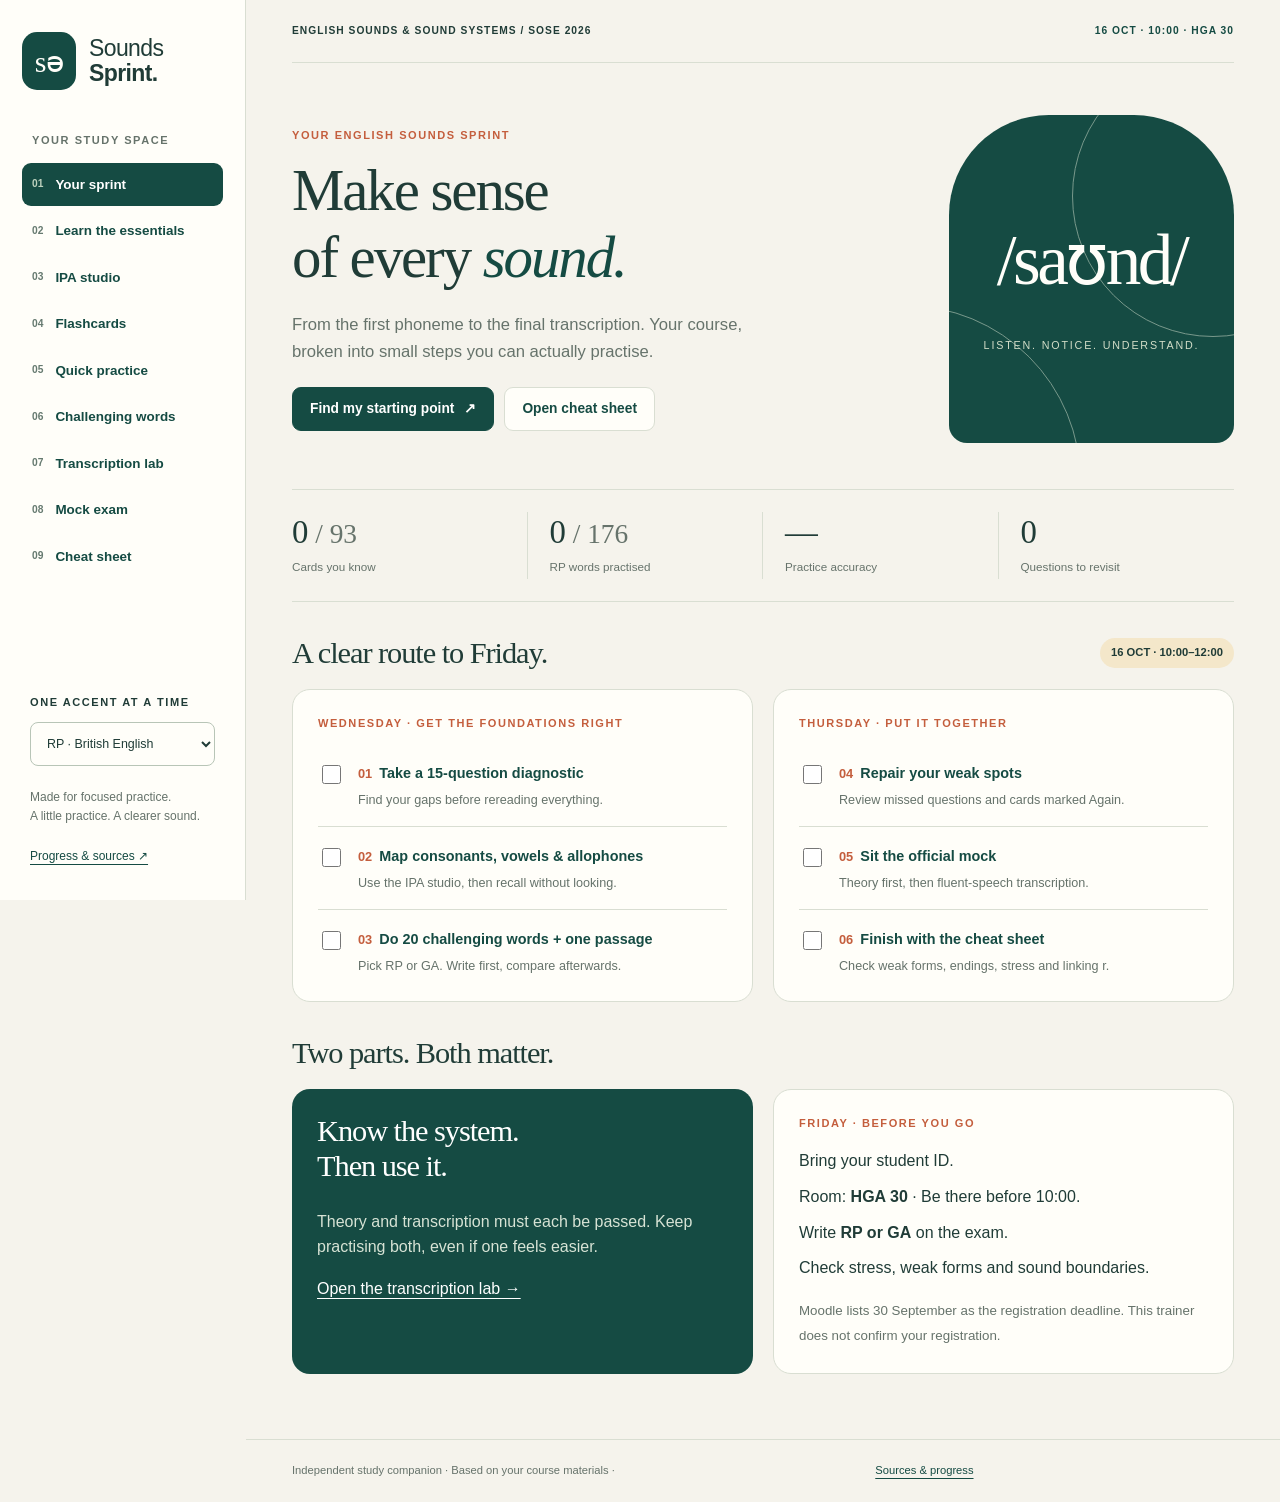
<file: index.html>
<!doctype html>
<html lang="en">
<head>
<meta charset="utf-8"><meta name="viewport" content="width=device-width,initial-scale=1,viewport-fit=cover">
<meta name="theme-color" content="#154b43"><meta name="description" content="English Sounds and Sound Systems: an independent study companion with IPA practice, flashcards, transcription and the course mock."><meta name="robots" content="noindex,nofollow">
<title>Sounds Sprint · English Sounds & Sound Systems</title>
<link rel="icon" href="icon.svg" type="image/svg+xml"><link rel="apple-touch-icon" href="icon-192.png"><link rel="manifest" href="manifest.webmanifest"><link rel="stylesheet" href="styles.css">
<script defer src="data.js"></script><script defer src="mock.js"></script><script defer src="app.js"></script>
</head>
<body>
<a class="skip" href="#main">Skip to content</a>
<aside class="sidebar">
 <a class="brand" href="#home" aria-label="Sounds Sprint home"><span class="brand-icon" aria-hidden="true">sə</span><span>Sounds<br><b>Sprint.</b></span></a>
 <p class="sidebar-caption">YOUR STUDY SPACE</p>
 <nav id="navigation" aria-label="Study sections">
  <a href="#home" data-route="home"><span aria-hidden="true">01</span> Your sprint</a>
  <a href="#learn" data-route="learn"><span aria-hidden="true">02</span> Learn the essentials</a>
  <a href="#ipa" data-route="ipa"><span aria-hidden="true">03</span> IPA studio</a>
  <a href="#cards" data-route="cards"><span aria-hidden="true">04</span> Flashcards</a>
  <a href="#practice" data-route="practice"><span aria-hidden="true">05</span> Quick practice</a>
  <a href="#words" data-route="words"><span aria-hidden="true">06</span> Challenging words</a>
  <a href="#transcribe" data-route="transcribe"><span aria-hidden="true">07</span> Transcription lab</a>
  <a href="#mock" data-route="mock"><span aria-hidden="true">08</span> Mock exam</a>
  <a href="#sheet" data-route="sheet"><span aria-hidden="true">09</span> Cheat sheet</a>
 </nav>
 <div class="sidebar-bottom"><span class="tiny-label">ONE ACCENT AT A TIME</span><label for="accent" class="sr-only">Transcription accent</label><select id="accent"><option value="rp">RP · British English</option><option value="ga">GA · American English</option></select><p>Made for focused practice.<br>A little practice. A clearer sound.</p><a href="#settings">Progress & sources ↗</a></div>
</aside>
<div class="workspace">
 <header class="topbar"><span>ENGLISH SOUNDS & SOUND SYSTEMS <span class="desktop-only">/ SOSE 2026</span></span><span class="exam-date">16 OCT · 10:00 · HGA 30</span></header>
 <main id="main" tabindex="-1"><h1>Sounds Sprint</h1><p>Your English Sounds and Sound Systems study companion.</p><noscript><p>Please enable JavaScript for interactive practice. The <a href="cheat-sheet.html">printable cheat sheet</a> works without JavaScript.</p></noscript></main>
 <footer>Independent study companion · Based on your course materials · <a href="#settings">Sources & progress</a><span id="offline-status"></span></footer>
</div>
<div id="toast" role="status" aria-live="polite"></div>
</body></html>
</file>
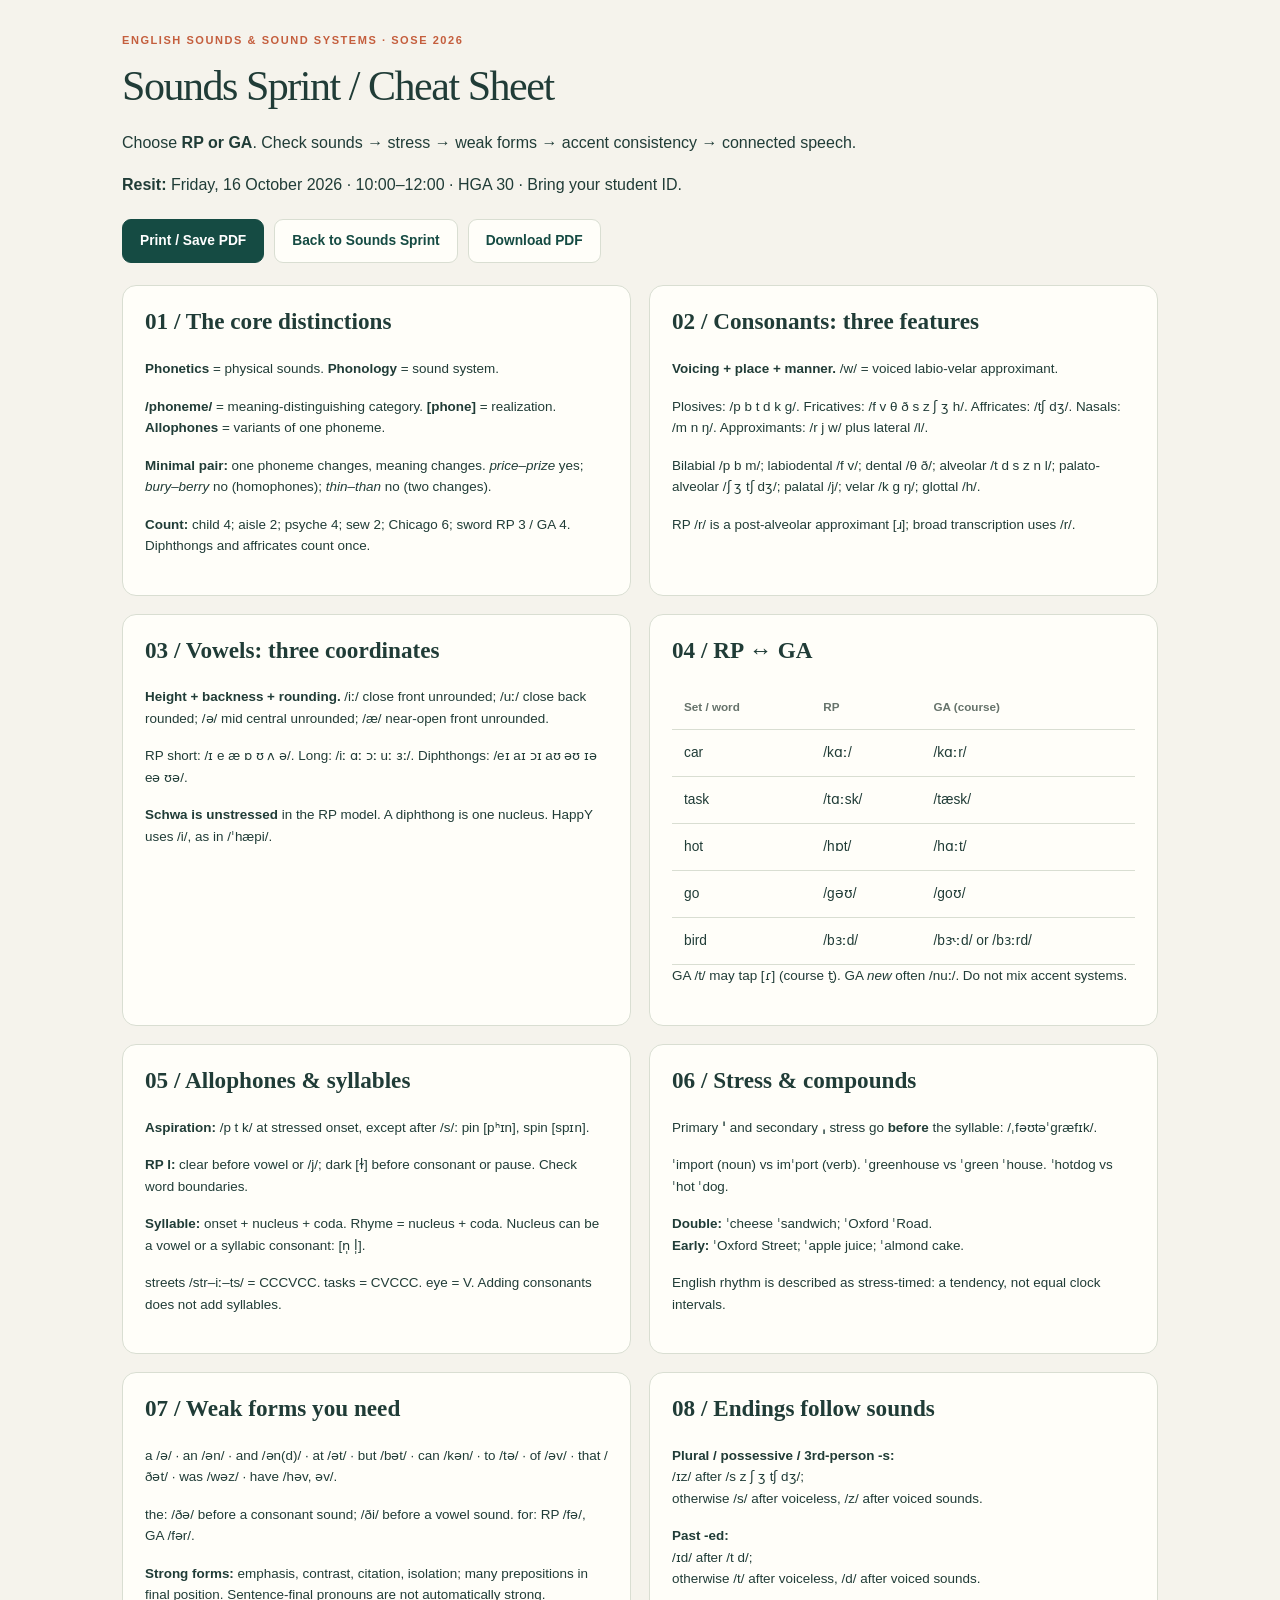
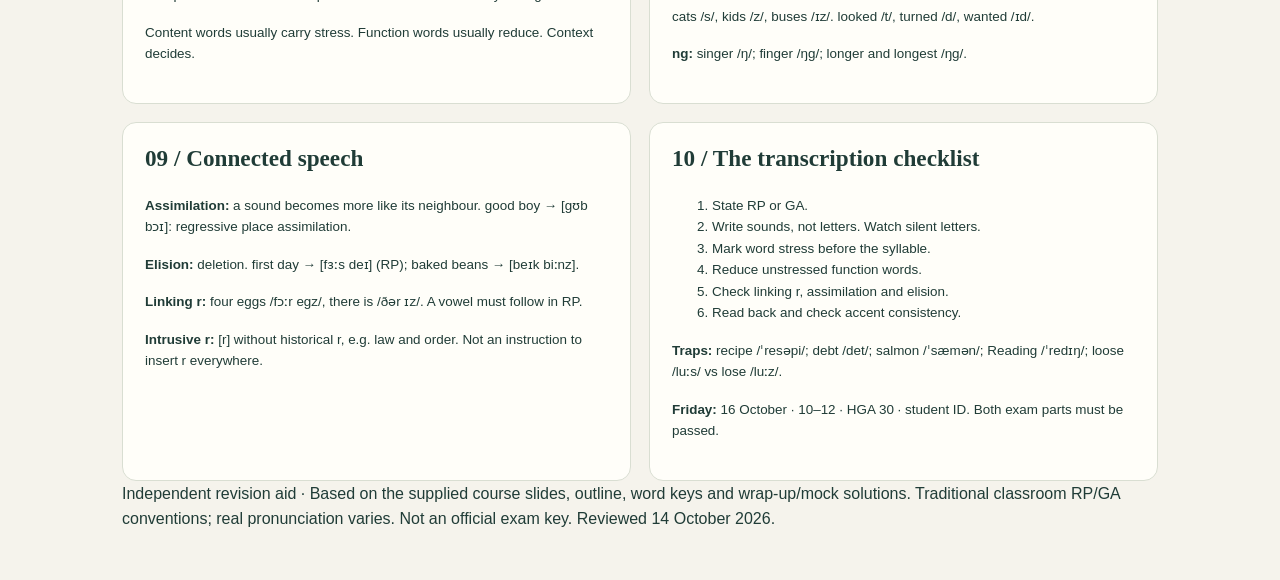
<file: cheat-sheet.html>
<!doctype html><html lang="en"><head><meta charset="utf-8"><meta name="viewport" content="width=device-width,initial-scale=1"><meta name="robots" content="noindex,nofollow"><title>Sounds Sprint · Exam Cheat Sheet</title><link rel="icon" href="icon.svg"><link rel="stylesheet" href="styles.css"><style>body{padding:32px;max-width:1100px;margin:auto}.print-top{margin-bottom:22px}.print-top h1{font-size:42px}.print-top p{max-width:760px}.sheet-block{break-inside:avoid}@media print{body{padding:0}.sheet-grid{display:grid;grid-template-columns:1fr 1fr;gap:0 18pt;columns:auto}.sheet-block{padding:10pt 0}.sheet-block:nth-child(7){break-before:page}.sheet-block h3{margin-bottom:8pt}.sheet-block p{margin-bottom:7pt}.print-top{margin-bottom:9pt}.print-top h1{font-size:24pt;margin-bottom:5pt}.print-top p{font-size:9pt;margin-bottom:5pt}.print-source{font-size:7pt;margin-top:10pt}}</style></head><body><header class="print-top"><p class="eyebrow">ENGLISH SOUNDS & SOUND SYSTEMS · SOSE 2026</p><h1>Sounds Sprint / Cheat Sheet</h1><p>Choose <b>RP or GA</b>. Check sounds → stress → weak forms → accent consistency → connected speech.</p><p><b>Resit:</b> Friday, 16 October 2026 · 10:00–12:00 · HGA 30 · Bring your student ID.</p><div class="actions no-print"><button class="btn primary" onclick="window.print()">Print / Save PDF</button><a class="btn" href="./#sheet">Back to Sounds Sprint</a><a class="btn" href="Sounds-Sprint-Cheat-Sheet.pdf" download>Download PDF</a></div></header><div class="sheet-grid"><section class="sheet-block"><h3>01 / The core distinctions</h3><p><b>Phonetics</b> = physical sounds. <b>Phonology</b> = sound system.</p><p><b>/phoneme/</b> = meaning-distinguishing category. <b>[phone]</b> = realization. <b>Allophones</b> = variants of one phoneme.</p><p><b>Minimal pair:</b> one phoneme changes, meaning changes. <i>price–prize</i> yes; <i>bury–berry</i> no (homophones); <i>thin–than</i> no (two changes).</p><p><b>Count:</b> child 4; aisle 2; psyche 4; sew 2; Chicago 6; sword RP 3 / GA 4. Diphthongs and affricates count once.</p></section><section class="sheet-block"><h3>02 / Consonants: three features</h3><p><b>Voicing + place + manner.</b> /w/ = voiced labio-velar approximant.</p><p>Plosives: /p b t d k g/. Fricatives: /f v θ ð s z ʃ ʒ h/. Affricates: /tʃ dʒ/. Nasals: /m n ŋ/. Approximants: /r j w/ plus lateral /l/.</p><p>Bilabial /p b m/; labiodental /f v/; dental /θ ð/; alveolar /t d s z n l/; palato-alveolar /ʃ ʒ tʃ dʒ/; palatal /j/; velar /k g ŋ/; glottal /h/.</p><p>RP /r/ is a post-alveolar approximant [ɹ]; broad transcription uses /r/.</p></section><section class="sheet-block"><h3>03 / Vowels: three coordinates</h3><p><b>Height + backness + rounding.</b> /iː/ close front unrounded; /uː/ close back rounded; /ə/ mid central unrounded; /æ/ near-open front unrounded.</p><p>RP short: /ɪ e æ ɒ ʊ ʌ ə/. Long: /iː ɑː ɔː uː ɜː/. Diphthongs: /eɪ aɪ ɔɪ aʊ əʊ ɪə eə ʊə/.</p><p><b>Schwa is unstressed</b> in the RP model. A diphthong is one nucleus. HappY uses /i/, as in /ˈhæpi/.</p></section><section class="sheet-block"><h3>04 / RP ↔ GA</h3><table><tbody><tr><th>Set / word</th><th>RP</th><th>GA (course)</th></tr><tr><td>car</td><td>/kɑː/</td><td>/kɑːr/</td></tr><tr><td>task</td><td>/tɑːsk/</td><td>/tæsk/</td></tr><tr><td>hot</td><td>/hɒt/</td><td>/hɑːt/</td></tr><tr><td>go</td><td>/gəʊ/</td><td>/goʊ/</td></tr><tr><td>bird</td><td>/bɜːd/</td><td>/bɝːd/ or /bɜːrd/</td></tr></tbody></table><p>GA /t/ may tap [ɾ] (course t̬). GA <i>new</i> often /nuː/. Do not mix accent systems.</p></section><section class="sheet-block"><h3>05 / Allophones &amp; syllables</h3><p><b>Aspiration:</b> /p t k/ at stressed onset, except after /s/: pin [pʰɪn], spin [spɪn].</p><p><b>RP l:</b> clear before vowel or /j/; dark [ɫ] before consonant or pause. Check word boundaries.</p><p><b>Syllable:</b> onset + nucleus + coda. Rhyme = nucleus + coda. Nucleus can be a vowel or a syllabic consonant: [n̩ l̩].</p><p>streets /str–iː–ts/ = CCCVCC. tasks = CVCCC. eye = V. Adding consonants does not add syllables.</p></section><section class="sheet-block"><h3>06 / Stress &amp; compounds</h3><p>Primary <b>ˈ</b> and secondary <b>ˌ</b> stress go <b>before</b> the syllable: /ˌfəʊtəˈgræfɪk/.</p><p>ˈimport (noun) vs imˈport (verb). ˈgreenhouse vs ˈgreen ˈhouse. ˈhotdog vs ˈhot ˈdog.</p><p><b>Double:</b> ˈcheese ˈsandwich; ˈOxford ˈRoad.<br><b>Early:</b> ˈOxford Street; ˈapple juice; ˈalmond cake.</p><p>English rhythm is described as stress-timed: a tendency, not equal clock intervals.</p></section><section class="sheet-block"><h3>07 / Weak forms you need</h3><p>a /ə/ · an /ən/ · and /ən(d)/ · at /ət/ · but /bət/ · can /kən/ · to /tə/ · of /əv/ · that /ðət/ · was /wəz/ · have /həv, əv/.</p><p>the: /ðə/ before a consonant sound; /ði/ before a vowel sound. for: RP /fə/, GA /fər/.</p><p><b>Strong forms:</b> emphasis, contrast, citation, isolation; many prepositions in final position. Sentence-final pronouns are not automatically strong.</p><p>Content words usually carry stress. Function words usually reduce. Context decides.</p></section><section class="sheet-block"><h3>08 / Endings follow sounds</h3><p><b>Plural / possessive / 3rd-person -s:</b><br>/ɪz/ after /s z ʃ ʒ tʃ dʒ/;<br>otherwise /s/ after voiceless, /z/ after voiced sounds.</p><p><b>Past -ed:</b><br>/ɪd/ after /t d/;<br>otherwise /t/ after voiceless, /d/ after voiced sounds.</p><p>cats /s/, kids /z/, buses /ɪz/. looked /t/, turned /d/, wanted /ɪd/.</p><p><b>ng:</b> singer /ŋ/; finger /ŋg/; longer and longest /ŋg/.</p></section><section class="sheet-block"><h3>09 / Connected speech</h3><p><b>Assimilation:</b> a sound becomes more like its neighbour. good boy → [gʊb bɔɪ]: regressive place assimilation.</p><p><b>Elision:</b> deletion. first day → [fɜːs deɪ] (RP); baked beans → [beɪk biːnz].</p><p><b>Linking r:</b> four eggs /fɔːr egz/, there is /ðər ɪz/. A vowel must follow in RP.</p><p><b>Intrusive r:</b> [r] without historical r, e.g. law and order. Not an instruction to insert r everywhere.</p></section><section class="sheet-block"><h3>10 / The transcription checklist</h3><ol><li>State RP or GA.</li><li>Write sounds, not letters. Watch silent letters.</li><li>Mark word stress before the syllable.</li><li>Reduce unstressed function words.</li><li>Check linking r, assimilation and elision.</li><li>Read back and check accent consistency.</li></ol><p><b>Traps:</b> recipe /ˈresəpi/; debt /det/; salmon /ˈsæmən/; Reading /ˈredɪŋ/; loose /luːs/ vs lose /luːz/.</p><p><b>Friday:</b> 16 October · 10–12 · HGA 30 · student ID. Both exam parts must be passed.</p></section></div><p class="print-source">Independent revision aid · Based on the supplied course slides, outline, word keys and wrap-up/mock solutions. Traditional classroom RP/GA conventions; real pronunciation varies. Not an official exam key. Reviewed 14 October 2026.</p></body></html>
</file>
<file: styles.css>
:root{--paper:#f5f3ec;--panel:#fffef9;--ink:#203c37;--muted:#66736b;--green:#154b43;--light:#e3ebe2;--line:#d9ded2;--orange:#c45e3d;--yellow:#ecda9b;--red:#a33d35;--radius:18px;color-scheme:light;font-family:-apple-system,BlinkMacSystemFont,"Segoe UI",Arial,sans-serif}*{box-sizing:border-box}body{margin:0;background:var(--paper);color:var(--ink);font-size:16px;line-height:1.6}button,input,textarea,select{font:inherit}button,a,input,select,textarea{-webkit-tap-highlight-color:transparent}a{color:var(--green);text-underline-offset:4px}button,select{cursor:pointer}button{color:inherit}button:disabled{cursor:default;opacity:.6}:focus-visible{outline:3px solid var(--orange);outline-offset:4px}h1,h2,h3,p{margin-top:0}h1,h2,h3{line-height:1.15}h1,h2{font-family:Georgia,"Times New Roman",serif;font-weight:400;letter-spacing:-.035em}h1{font-size:clamp(2.4rem,4.6vw,4.7rem);margin-bottom:20px}h2{font-size:clamp(1.8rem,3vw,2.6rem)}h3{font-size:1.16rem;font-weight:650}p{margin-bottom:16px}small,.muted{color:var(--muted)}.sr-only{position:absolute;width:1px;height:1px;overflow:hidden;clip:rect(0,0,0,0)}.skip{position:fixed;top:-100px;left:20px;z-index:100;background:white;padding:12px}.skip:focus{top:10px}.sidebar{position:fixed;inset:0 auto 0 0;width:246px;background:var(--panel);padding:32px 22px;display:flex;flex-direction:column;border-right:1px solid var(--line);overflow:auto;z-index:10}.brand{display:flex;align-items:center;gap:13px;color:var(--ink);text-decoration:none;line-height:1.1;font-size:23px;letter-spacing:-.6px}.brand-icon{display:grid;place-items:center;width:54px;height:58px;color:#fffef9;background:var(--green);border-radius:15px;font-family:Georgia,serif;font-size:30px}.sidebar-caption,.tiny-label,.eyebrow{font-size:.69rem;letter-spacing:.14em;font-weight:700;text-transform:uppercase}.sidebar-caption{color:var(--muted);margin:42px 10px 13px}.sidebar nav{display:flex;flex-direction:column;gap:3px}.sidebar nav a{display:flex;align-items:center;gap:12px;text-decoration:none;padding:11px 10px;border-radius:9px;font-size:.84rem;font-weight:550}.sidebar nav a span{font-size:.64rem;color:#667a70;font-variant-numeric:tabular-nums}.sidebar nav a:hover{background:#eff1e9}.sidebar nav a[aria-current=page]{background:var(--green);color:white}.sidebar nav a[aria-current=page] span{color:#bdd1be}.sidebar-bottom{margin-top:auto;padding:34px 8px 0}.sidebar-bottom select{width:100%;margin:8px 0 22px;font-size:.78rem}.sidebar-bottom p{font-size:.75rem;color:var(--muted)}.sidebar-bottom a{font-size:.75rem}.workspace{margin-left:246px}.topbar{display:flex;justify-content:space-between;gap:20px;margin:0 46px;padding:23px 0;border-bottom:1px solid var(--line);font-size:.64rem;font-weight:650;letter-spacing:.1em}.exam-date{white-space:nowrap;color:var(--green)}main{max-width:1320px;margin:0 auto;padding:42px 46px 65px;min-height:80vh}main:focus{outline:none}.eyebrow{color:var(--orange);margin-bottom:12px}.lede{font-size:1.04rem;color:var(--muted);max-width:640px}.page-head{display:flex;justify-content:space-between;gap:20px;align-items:flex-end;margin-bottom:30px}.page-head h1{font-size:clamp(2.3rem,4vw,3.7rem);margin-bottom:10px}.page-head p{margin-bottom:0}.hero{display:grid;grid-template-columns:1.35fr .65fr;gap:34px;align-items:center;padding:10px 0 30px}.hero h1 em{font-weight:400;color:var(--green)}.hero .lede{max-width:490px}.hero-art{background:var(--green);border-radius:100px 100px 18px 18px;aspect-ratio:4/4.6;position:relative;display:flex;align-items:center;justify-content:center;flex-direction:column;color:var(--panel);overflow:hidden;max-width:285px;justify-self:end;width:100%}.hero-art:before,.hero-art:after{content:"";position:absolute;border:1px solid #78988b;border-radius:50%;width:280px;height:280px;right:-120px;top:-60px}.hero-art:after{width:350px;height:350px;top:190px;left:-220px}.hero-art .ipa-large{font-family:Georgia,serif;font-size:clamp(3.7rem,6vw,6rem);letter-spacing:-.05em;z-index:1}.hero-art span:last-child{font-size:.67rem;letter-spacing:.17em;color:#d2ddc8;margin-top:20px;z-index:1}.badge{display:inline-block;background:var(--light);border-radius:30px;padding:6px 11px;font-size:.7rem;font-weight:650;white-space:nowrap}.badge.warm{background:#f4e7ca}.actions{display:flex;gap:10px;flex-wrap:wrap;align-items:center;margin-top:22px}.btn,button.btn,a.btn{display:inline-flex;align-items:center;justify-content:center;gap:10px;min-height:44px;border:1px solid var(--line);border-radius:9px;padding:10px 17px;background:var(--panel);text-decoration:none;font-size:.86rem;font-weight:600}.btn:hover{background:var(--light)}.btn.primary{background:var(--green);color:white;border-color:var(--green)}.btn.primary:hover{background:#216154}.btn.soft{background:var(--light);border-color:var(--light)}.btn.danger{color:var(--red)}.btn.small{font-size:.75rem;padding:7px 12px}.metrics{display:grid;grid-template-columns:repeat(4,1fr);border-top:1px solid var(--line);border-bottom:1px solid var(--line);padding:22px 0;margin:16px 0 32px}.metric{padding:0 22px;border-right:1px solid var(--line)}.metric:first-child{padding-left:0}.metric:last-child{border:0}.metric strong{display:block;font-family:Georgia,serif;font-weight:400;font-size:2.05rem;line-height:1.25}.metric span{font-size:.73rem;color:var(--muted)}.section-title{display:flex;justify-content:space-between;align-items:center;gap:20px;margin:34px 0 18px}.section-title h2{margin:0;font-size:1.9rem}.two-col{display:grid;grid-template-columns:1fr 1fr;gap:20px}.panel{background:var(--panel);border:1px solid var(--line);border-radius:var(--radius);padding:25px}.panel.green{background:var(--green);color:white;border:0}.panel.green .muted,.panel.green p{color:#d7e3d5}.panel.green a{color:white}.panel h2{font-size:1.9rem}.plan-item{display:flex;align-items:flex-start;gap:14px;padding:16px 0;border-bottom:1px solid var(--line)}.plan-item:last-child{border:0;padding-bottom:0}.plan-item:first-child{padding-top:0}.plan-number{color:var(--orange);font-size:.8rem;min-width:22px}.plan-item a{font-size:.9rem;font-weight:650;text-decoration:none}.plan-item p{font-size:.79rem;color:var(--muted);margin:4px 0 0}.plan-item input{margin-top:5px;width:19px;height:19px;accent-color:var(--green)}.note{padding:17px 20px;background:#eee9d9;border-left:3px solid #b89b55;border-radius:0 9px 9px 0;font-size:.85rem;margin:22px 0}.note p:last-child{margin-bottom:0}.topic-grid{display:grid;grid-template-columns:repeat(2,1fr);gap:15px}.topic-card{display:block;text-decoration:none;background:var(--panel);border:1px solid var(--line);border-radius:var(--radius);padding:25px;color:var(--ink);transition:transform .15s}.topic-card:hover{transform:translateY(-2px);border-color:#8ea696}.topic-card .number{font-family:Georgia,serif;font-size:1.8rem;color:#788c79}.topic-card h3{margin:16px 0 8px;font-size:1.18rem}.topic-card p{font-size:.84rem;margin-bottom:15px;color:var(--muted)}.topic-card small{font-size:.7rem}.lesson{max-width:850px}.lesson details{border-bottom:1px solid var(--line);padding:18px 0}.lesson summary{cursor:pointer;font-size:1.05rem;font-weight:650;min-height:38px}.lesson details p{margin:15px 0}.example{background:var(--light);padding:15px 18px;border-radius:9px;font-family:Georgia,serif;font-size:1.05rem}.source{display:block;font-size:.7rem;color:var(--muted);margin-top:18px}.controls{display:flex;gap:15px;flex-wrap:wrap;align-items:flex-end;margin:20px 0}.controls label{display:flex;flex-direction:column;gap:5px;font-size:.75rem;font-weight:600}.controls select,.controls input{min-width:140px}select,input[type=text],input[type=search],input[type=number],textarea{border:1px solid #b8c5b7;background:var(--panel);color:var(--ink);border-radius:8px;padding:10px 12px;max-width:100%;min-height:44px}textarea{width:100%;resize:vertical;min-height:150px;line-height:1.7}.ipa{font-family:"Arial","Helvetica",sans-serif;letter-spacing:.015em}.big-ipa{font-size:2rem;overflow-wrap:anywhere}.card-stage{max-width:850px;margin:24px auto}.flashcard{background:var(--panel);border:1px solid var(--line);border-radius:22px;padding:clamp(24px,5vw,48px);min-height:300px}.flashcard h2{font-size:2rem;line-height:1.3}.flashcard .answer{border-top:1px solid var(--line);margin-top:25px;padding-top:25px}.card-top{display:flex;justify-content:space-between;gap:20px;margin-bottom:32px;font-size:.75rem;color:var(--muted)}.progress-track{height:5px;background:var(--line);border-radius:5px;margin:14px 0 25px;overflow:hidden}.progress-track span{height:100%;background:var(--green);display:block}.option{display:block;width:100%;text-align:left;border:1px solid var(--line);background:var(--panel);padding:15px 18px;margin:9px 0;border-radius:10px;min-height:50px}.option:hover:not(:disabled){border-color:var(--green);background:var(--light)}.option.correct{background:#e0efdc;border:2px solid #3d7135;opacity:1}.option.wrong{background:#f6e2da;border:2px solid #a33d35;opacity:1}.feedback{padding:20px;border-radius:12px;background:var(--light);margin:20px 0}.feedback.wrong{background:#f6e2da}.keyboard{display:flex;flex-wrap:wrap;gap:5px;margin:13px 0}.keyboard button{min-width:39px;min-height:43px;padding:6px 9px;background:var(--panel);border:1px solid var(--line);border-radius:7px;font-family:Arial,sans-serif;font-size:1.2rem}.keyboard button:hover{background:var(--light)}.word-prompt{font-family:Georgia,serif;font-size:clamp(2rem,5vw,3.4rem);line-height:1.2;overflow-wrap:anywhere;margin:20px 0}.word-input{font-family:Arial,sans-serif;font-size:1.5rem!important;width:100%}.word-list{max-height:430px;overflow:auto;border:1px solid var(--line);border-radius:12px;background:var(--panel)}.word-row{display:grid;grid-template-columns:40px 1fr 1fr;align-items:center;gap:12px;padding:12px 18px;border-bottom:1px solid var(--line);font-size:.86rem}.word-row:last-child{border:0}.word-row button{padding:5px;background:none;border:0;text-align:left;text-decoration:underline;min-height:36px}.word-row small{font-size:.7rem}.word-row .ipa{overflow-wrap:anywhere}.sound-grid{display:grid;grid-template-columns:repeat(8,1fr);gap:9px}.sound{background:var(--panel);border:1px solid var(--line);border-radius:11px;padding:12px 4px;font-size:1.55rem;min-height:72px}.sound small{font-size:.61rem;display:block}.sound[aria-pressed=true]{background:var(--green);color:white}.sound[aria-pressed=true] small{color:#e2ecdd}.ipa-layout{display:grid;grid-template-columns:1.15fr .85fr;gap:20px}.vowel-map{position:relative;aspect-ratio:1.4;border:1px solid var(--line);border-radius:18px;background:var(--panel);min-height:260px}.vowel-map svg{position:absolute;width:100%;height:100%;inset:0}.vowel-map button{position:absolute;transform:translate(-50%,-50%);min-width:37px;min-height:37px;padding:3px;border:1px solid var(--line);border-radius:50%;background:var(--panel);font-size:1.1rem;z-index:1}.vowel-map button:hover,.vowel-map button[aria-pressed=true]{background:var(--green);color:white}.map-label{position:absolute;color:var(--muted);font-size:.6rem;letter-spacing:.04em}.sound-detail{min-height:180px}.sound-detail h2{font-family:Arial,sans-serif;font-size:2.8rem}.table-scroll{overflow:auto}table{border-collapse:collapse;width:100%;font-size:.86rem}th,td{text-align:left;padding:12px;border-bottom:1px solid var(--line)}th{font-size:.73rem;color:var(--muted);font-weight:600}.checklist{list-style:none;padding:0}.checklist li{margin:10px 0}.checklist label{display:flex;gap:12px;align-items:flex-start}.checklist input{width:19px;height:19px;margin-top:4px;accent-color:var(--green)}.mock-task{background:var(--panel);border:1px solid var(--line);border-radius:14px;padding:24px;margin-bottom:20px}.mock-task h3{line-height:1.4}.mock-field{display:block;margin:18px 0}.mock-field span{display:block;font-size:.9rem;margin-bottom:7px}.mock-field input,.mock-field textarea{width:100%}.mock-choice{display:flex;gap:10px;margin:12px 0;font-size:.88rem}.mock-choice input{width:18px;height:18px;flex-shrink:0;margin-top:4px;accent-color:var(--green)}.mock-result{padding:15px;background:var(--light);margin-top:12px;border-radius:8px;font-size:.85rem}.timerbar{position:sticky;top:0;z-index:3;display:flex;flex-wrap:wrap;align-items:center;justify-content:space-between;gap:12px;background:var(--green);color:white;border-radius:10px;padding:13px 18px;margin:20px 0}.timerbar b{font-variant-numeric:tabular-nums}.rubric{display:grid;grid-template-columns:repeat(2,1fr);gap:10px}.rubric label{padding:12px;background:var(--light);border-radius:8px;font-size:.8rem}.rubric input{accent-color:var(--green)}.sheet-grid{display:grid;grid-template-columns:1fr 1fr;gap:18px}.sheet-block{background:var(--panel);border:1px solid var(--line);padding:22px;border-radius:14px}.sheet-block h3{font-family:Georgia,serif;font-size:1.45rem}.sheet-block p,.sheet-block li{font-size:.84rem}.sheet-block ul{padding-left:18px}.empty{padding:45px 25px;text-align:center;border:1px dashed #a3b5a2;border-radius:18px}.empty h2{font-size:1.9rem}.search-wide{width:100%;margin:10px 0 20px}#toast{position:fixed;bottom:24px;left:50%;transform:translateX(-50%);background:var(--green);color:white;border-radius:10px;padding:12px 20px;z-index:100;box-shadow:0 5px 20px #0002;max-width:90vw;font-size:.85rem}#toast:empty{display:none}footer{display:flex;flex-wrap:wrap;gap:12px;justify-content:space-between;border-top:1px solid var(--line);padding:22px 46px;font-size:.7rem;color:var(--muted)}.danger-zone{margin-top:40px;padding-top:20px;border-top:1px solid var(--line)}.nowrap{white-space:nowrap}.inline-check{display:inline-flex;gap:8px;align-items:center;font-size:.8rem}.inline-check input{width:18px;height:18px;accent-color:var(--green)}
@media(min-width:1600px){.hero-art{max-width:320px}.sidebar{width:270px;padding:40px 27px}.workspace{margin-left:270px}}
@media(max-width:1100px){.sidebar{width:218px;padding:26px 16px}.workspace{margin-left:218px}main{padding:32px 28px 55px}.topbar{margin:0 28px}.hero{gap:25px}.hero-art{aspect-ratio:3/4}.metric{padding:0 12px}.sound-grid{grid-template-columns:repeat(6,1fr)}.ipa-layout{grid-template-columns:1fr}.topbar{font-size:.58rem}.hero h1{font-size:3.3rem}}
@media(max-width:760px){.sidebar{position:relative;width:auto;height:auto;padding:18px 20px 0;display:block;overflow:visible}.brand{font-size:19px;line-height:1;display:inline-flex}.brand br{display:none}.brand b{margin-left:4px}.brand-icon{width:40px;height:40px;font-size:24px;border-radius:10px}.sidebar-caption{display:none}.sidebar nav{flex-direction:row;overflow-x:auto;gap:5px;margin-top:16px;padding-bottom:13px;scrollbar-width:thin}.sidebar nav a{flex:none;padding:10px 13px;white-space:nowrap;font-size:.78rem}.sidebar nav a span{display:none}.sidebar-bottom{position:absolute;right:20px;top:18px;padding:0;margin:0}.sidebar-bottom .tiny-label,.sidebar-bottom p,.sidebar-bottom a{display:none}.sidebar-bottom select{font-size:.7rem;width:155px;margin:0;min-height:40px;padding:7px}.workspace{margin-left:0}.topbar{margin:0 20px;padding:15px 0;font-size:.53rem;letter-spacing:.03em;gap:10px}.desktop-only{display:none}main{padding:28px 20px 45px}.hero{grid-template-columns:1fr .55fr;gap:20px;padding:6px 0 20px;align-items:start}.hero h1{font-size:clamp(2.4rem,6vw,3.3rem)}.hero-art{margin-top:28px;aspect-ratio:3/4.5;border-radius:80px 80px 12px 12px}.hero-art .ipa-large{font-size:clamp(2.4rem,8vw,4rem)}.hero-art span:last-child{font-size:.45rem;letter-spacing:.1em}.hero .lede{font-size:.86rem}.hero .actions{grid-column:1/-1}.metrics{margin:10px 0 25px;padding:18px 0;gap:0}.metric{padding:0 10px}.metric strong{font-size:1.6rem}.metric span{font-size:.64rem}.two-col,.sheet-grid{grid-template-columns:1fr}.topic-grid{gap:10px}.topic-card{padding:20px}.page-head{display:block}.page-head .actions{margin-top:15px}.panel{padding:22px}.sound-grid{grid-template-columns:repeat(6,1fr)}.rubric{grid-template-columns:1fr}.word-row{grid-template-columns:30px 1fr 1fr;padding:10px;gap:8px}.controls{gap:10px}.controls label{flex:1}.controls select,.controls input{width:100%;min-width:0}footer{padding:22px 20px}.flashcard{padding:25px}.card-top{margin-bottom:22px}}
@media(max-width:420px){.hero{grid-template-columns:1fr}.hero-art{display:none}.hero h1{max-width:300px;font-size:3rem}.hero .lede{font-size:.94rem}.metric strong{font-size:1.45rem}.metric span{font-size:.62rem}.topic-grid{grid-template-columns:1fr}.sidebar-bottom{right:15px}.sidebar{padding-left:15px;padding-right:15px}.sidebar-bottom select{width:143px}.brand{font-size:17px}.brand-icon{width:34px}.sound-grid{grid-template-columns:repeat(4,1fr)}.topbar{flex-wrap:wrap;gap:4px}.exam-date{margin-left:auto}.btn{padding:10px 13px}.metrics{grid-template-columns:repeat(2,1fr);gap:16px}.metric:nth-child(3){padding-left:0}.metric:nth-child(2){border:0}}
@media(prefers-reduced-motion:reduce){*,*::before,*::after{scroll-behavior:auto!important;transition:none!important;animation:none!important}}
@media print{.sidebar,.topbar,footer,.actions,.controls,.no-print,#toast{display:none!important}.workspace{margin:0}body{background:white;color:#111;font-size:10pt}main{padding:0;max-width:none}h1{font-size:26pt}.sheet-grid{display:block;columns:2;column-gap:18pt}.sheet-block{break-inside:avoid;border:0;border-bottom:1px solid #bbb;padding:10pt 0;border-radius:0;background:white}.sheet-block h3{font-size:14pt}.sheet-block p,.sheet-block li{font-size:9pt}.source{font-size:7pt}.note{background:white}.page-head{margin-bottom:10pt}a{color:#111}table{font-size:9pt}th,td{padding:4pt}@page{size:A4;margin:12mm}}

[hidden]{display:none!important}.hero-art{container-type:inline-size}.hero-art .ipa-large{font-size:25cqw}.hero-art span:last-child{text-align:center;padding:0 18px;max-width:100%}

.section-title{flex-wrap:wrap}.two-col>*{min-width:0}.sound-grid{min-width:0}.panel .big-ipa{overflow-wrap:anywhere}

.ipa-layout>*{min-width:0}.vowel-map{width:100%;min-width:0}@media(max-width:1100px){.ipa-layout{grid-template-columns:minmax(0,1fr)}}

@media(max-width:360px){.brand{font-size:15px;gap:7px}.sidebar-bottom select{width:135px;font-size:.65rem}}
</file>
